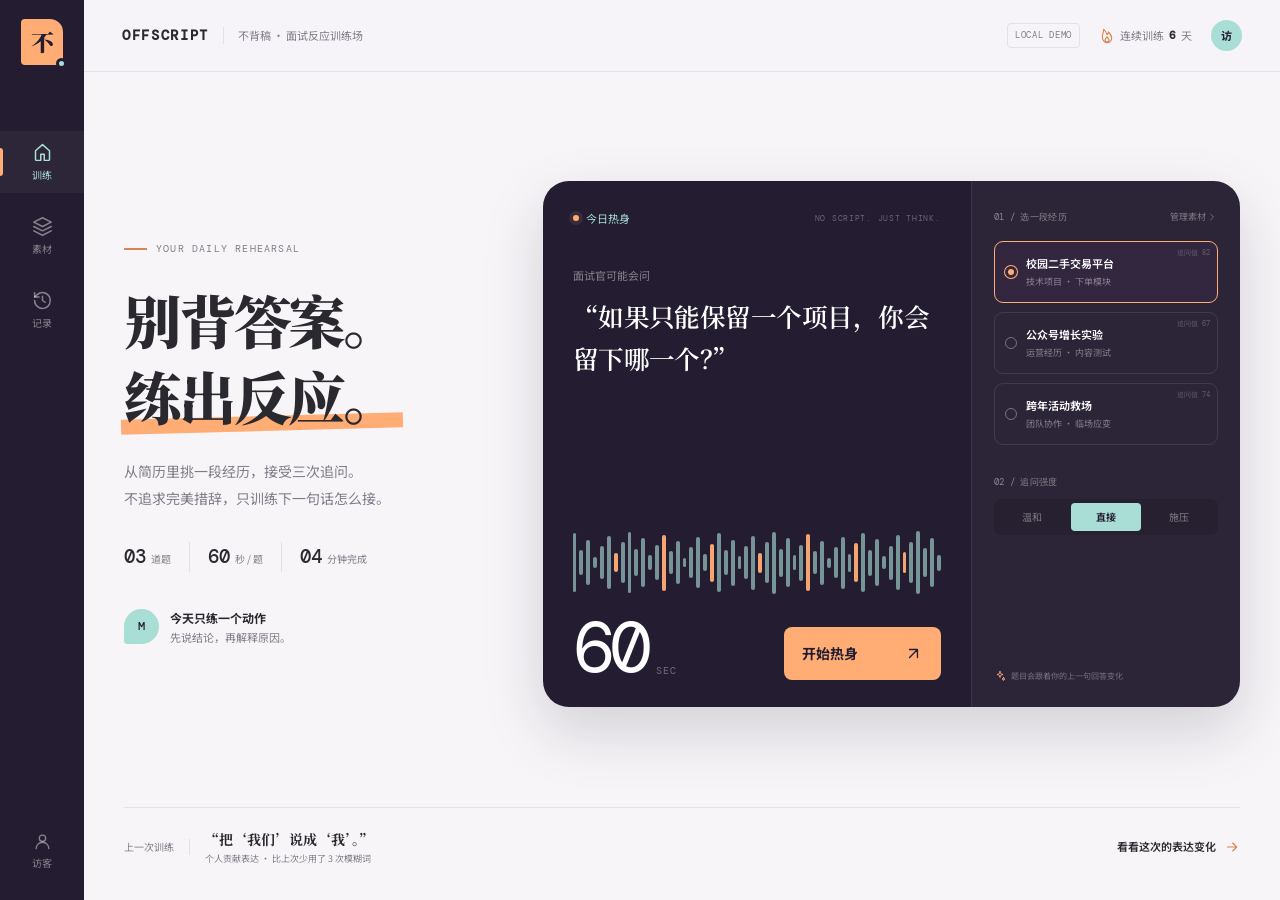
<file: web/index.html>
<!DOCTYPE html>
<html lang="zh-CN">
<head>
  <meta charset="UTF-8">
  <meta name="viewport" content="width=device-width, initial-scale=1.0">
  <meta name="description" content="不背稿 OFFSCRIPT：一场 60 秒面试反应训练。选择经历，接受追问，练出临场表达。">
  <title>不背稿 OFFSCRIPT · 面试反应训练场</title>
  <link rel="preconnect" href="https://fonts.googleapis.com">
  <link rel="preconnect" href="https://fonts.gstatic.com" crossorigin>
  <link href="https://fonts.googleapis.com/css2?family=DM+Mono:wght@400;500&family=Noto+Sans+SC:wght@400;500;600;700&family=Noto+Serif+SC:wght@600;700;900&display=swap" rel="stylesheet">
  <link rel="stylesheet" href="styles.css">
</head>
<body>
  <svg class="svg-sprite" aria-hidden="true">
    <symbol id="i-home" viewBox="0 0 24 24"><path d="M4 10 12 3l8 7v10a1 1 0 0 1-1 1h-5v-7h-4v7H5a1 1 0 0 1-1-1Z"/></symbol>
    <symbol id="i-layers" viewBox="0 0 24 24"><path d="m12 2 10 5-10 5L2 7Z"/><path d="m2 12 10 5 10-5M2 17l10 5 10-5"/></symbol>
    <symbol id="i-history" viewBox="0 0 24 24"><path d="M3 12a9 9 0 1 0 3-6.7L3 8"/><path d="M3 3v5h5M12 7v5l3 2"/></symbol>
    <symbol id="i-user" viewBox="0 0 24 24"><circle cx="12" cy="8" r="4"/><path d="M4 21a8 8 0 0 1 16 0"/></symbol>
    <symbol id="i-arrow" viewBox="0 0 24 24"><path d="M5 12h14m-6-6 6 6-6 6"/></symbol>
    <symbol id="i-arrow-up" viewBox="0 0 24 24"><path d="M7 17 17 7M7 7h10v10"/></symbol>
    <symbol id="i-play" viewBox="0 0 24 24"><path d="m8 5 11 7-11 7Z"/></symbol>
    <symbol id="i-flame" viewBox="0 0 24 24"><path d="M12 22c4 0 7-3 7-7 0-3-2-6-5-9 0 3-2 4-2 4s-1-5-5-8c0 5-2 7-2 11 0 5 3 9 7 9Z"/><path d="M9 18c0-2 2-3 3-5 1 2 3 3 3 5a3 3 0 0 1-6 0Z"/></symbol>
    <symbol id="i-check" viewBox="0 0 24 24"><path d="m5 12 4 4L19 6"/></symbol>
    <symbol id="i-mic" viewBox="0 0 24 24"><rect x="9" y="2" width="6" height="12" rx="3"/><path d="M5 10a7 7 0 0 0 14 0M12 17v5M8 22h8"/></symbol>
    <symbol id="i-keyboard" viewBox="0 0 24 24"><rect x="2" y="5" width="20" height="14" rx="2"/><path d="M6 9h.01M10 9h.01M14 9h.01M18 9h.01M6 13h.01M10 13h.01M14 13h.01M18 13h.01M7 16h10"/></symbol>
    <symbol id="i-spark" viewBox="0 0 24 24"><path d="m12 3 1.5 4.5L18 9l-4.5 1.5L12 15l-1.5-4.5L6 9l4.5-1.5L12 3ZM19 15l.8 2.2L22 18l-2.2.8L19 21l-.8-2.2L16 18l2.2-.8L19 15Z"/></symbol>
    <symbol id="i-pause" viewBox="0 0 24 24"><path d="M8 5v14M16 5v14"/></symbol>
    <symbol id="i-close" viewBox="0 0 24 24"><path d="m6 6 12 12M18 6 6 18"/></symbol>
    <symbol id="i-download" viewBox="0 0 24 24"><path d="M12 4v12m0 0 5-5m-5 5-5-5M5 20h14"/></symbol>
    <symbol id="i-chevron" viewBox="0 0 24 24"><path d="m9 18 6-6-6-6"/></symbol>
  </svg>

  <div class="app-shell">
    <aside class="side-rail">
      <button class="rail-logo" data-nav="lobby" aria-label="不背稿首页"><span>不</span><i></i></button>
      <nav class="rail-nav" aria-label="主导航">
        <button class="active" data-nav="lobby"><svg><use href="#i-home"/></svg><span>训练</span></button>
        <button data-nav="stories"><svg><use href="#i-layers"/></svg><span>素材</span></button>
        <button data-nav="records"><svg><use href="#i-history"/></svg><span>记录</span></button>
      </nav>
      <button class="rail-user" aria-label="本地演示用户"><svg><use href="#i-user"/></svg><span>访客</span></button>
    </aside>

    <div class="app-main">
      <header class="topbar">
        <div class="wordmark"><strong>OFFSCRIPT</strong><span>不背稿 · 面试反应训练场</span></div>
        <div class="topbar-right"><span class="demo-badge">LOCAL DEMO</span><span class="streak"><svg><use href="#i-flame"/></svg>连续训练 <strong>6</strong> 天</span><span class="top-avatar">访</span></div>
      </header>

      <main class="view lobby-view" id="lobbyView">
        <div class="lobby-grid">
          <section class="lobby-intro">
            <p class="overline"><span></span>YOUR DAILY REHEARSAL</p>
            <h1>别背答案。<br><em>练出反应。</em></h1>
            <p class="intro-copy">从简历里挑一段经历，接受三次追问。<br>不追求完美措辞，只训练下一句话怎么接。</p>
            <div class="session-spec"><span><strong>03</strong>道题</span><span><strong>60</strong>秒 / 题</span><span><strong>04</strong>分钟完成</span></div>
            <div class="coach-note"><span class="coach-mark">M</span><p><strong>今天只练一个动作</strong><br>先说结论，再解释原因。</p></div>
          </section>

          <section class="training-console" aria-labelledby="consoleTitle">
            <div class="console-main">
              <div class="console-topline"><span><i></i>今日热身</span><small>NO SCRIPT. JUST THINK.</small></div>
              <div class="question-preview"><p>面试官可能会问</p><h2 id="consoleTitle">“如果只能保留一个项目，<br>你会留下哪一个？”</h2></div>
              <div class="waveform lobby-wave" id="lobbyWave" aria-hidden="true"></div>
              <div class="console-bottom">
                <div class="big-timer">60<small>SEC</small></div>
                <button class="start-button" id="startSession"><span>开始热身</span><svg><use href="#i-arrow-up"/></svg></button>
              </div>
            </div>
            <aside class="story-picker">
              <div class="picker-heading"><span>01 / 选一段经历</span><button data-nav="stories">管理素材<svg><use href="#i-chevron"/></svg></button></div>
              <div class="story-options" id="storyOptions">
                <button class="story-option active" data-story="project"><span class="story-radio"></span><div><strong>校园二手交易平台</strong><p>技术项目 · 下单模块</p></div><span class="heat">追问值 82</span></button>
                <button class="story-option" data-story="growth"><span class="story-radio"></span><div><strong>公众号增长实验</strong><p>运营经历 · 内容测试</p></div><span class="heat">追问值 67</span></button>
                <button class="story-option" data-story="event"><span class="story-radio"></span><div><strong>跨年活动救场</strong><p>团队协作 · 临场应变</p></div><span class="heat">追问值 74</span></button>
              </div>
              <div class="intensity-picker"><span>02 / 追问强度</span><div><button data-intensity="gentle">温和</button><button class="active" data-intensity="direct">直接</button><button data-intensity="pressure">施压</button></div></div>
              <p class="picker-foot"><svg><use href="#i-spark"/></svg>题目会跟着你的上一句回答变化</p>
            </aside>
          </section>
        </div>
        <div class="lobby-bottom">
          <div class="last-rep"><span>上一次训练</span><strong>“把‘我们’说成‘我’。”</strong><p>个人贡献表达 · 比上次少用了 3 次模糊词</p></div>
          <button class="text-link" data-nav="records">看看这次的表达变化<svg><use href="#i-arrow"/></svg></button>
        </div>
      </main>

      <main class="view session-view" id="sessionView" hidden>
        <div class="session-topline"><button id="quitSession"><svg><use href="#i-close"/></svg>结束训练</button><div><span class="live-pill"><i></i>LIVE DRILL</span><span id="sessionStoryName">校园二手交易平台</span></div><button id="pauseTimer"><svg><use href="#i-pause"/></svg><span>暂停</span></button></div>
        <div class="session-grid">
          <section class="question-stage">
            <div class="question-meta"><span id="questionCounter">QUESTION 01 / 03</span><span id="questionKind">开场 · 讲清选择</span></div>
            <h1 id="liveQuestion">如果只能保留一个项目，你会留下哪一个？</h1>
            <div class="interviewer-line"><span class="ai-avatar"><i></i><b></b></span><div><strong>MOMO</strong><span>AI 面试官 · 正在听</span></div></div>
            <div class="answer-timer"><span id="timerValue">60</span><small>SECONDS</small><div class="timer-line"><i id="timerLine"></i></div></div>
            <div class="waveform session-wave" id="sessionWave" aria-hidden="true"></div>
            <div class="answer-panel">
              <div class="answer-toolbar"><span><svg><use href="#i-keyboard"/></svg>写下你的回答，或模拟语音输入</span><button id="sampleAnswer"><svg><use href="#i-spark"/></svg>给我一句示例</button></div>
              <textarea id="answerInput" placeholder="别组织完美答案。先说出你脑子里最先出现的那句话…"></textarea>
              <div class="answer-bottom"><span id="wordCount">0 字</span><div><button class="voice-button" id="voiceButton"><svg><use href="#i-mic"/></svg><span>模拟语音</span></button><button class="submit-answer" id="submitAnswer">完成这一题<svg><use href="#i-arrow"/></svg></button></div></div>
            </div>
            <p class="instant-feedback" id="instantFeedback" aria-live="polite"></p>
          </section>

          <aside class="follow-panel">
            <section class="follow-track"><div class="follow-heading"><span>追问轨道</span><small>FOLLOW THE ANSWER</small></div><ol id="followTrack"><li class="active"><span>01</span><div><strong>开场</strong><p>你的选择与结论</p></div></li><li><span>02</span><div><strong>细节</strong><p>过程与关键取舍</p></div></li><li><span>03</span><div><strong>挑战</strong><p>质疑下的临场反应</p></div></li></ol></section>
            <section class="live-analysis"><div class="follow-heading"><span>表达 X 光</span><small>LIVE</small></div><p id="analysisHint">先说一句明确结论，教练会在这里观察你的表达结构。</p><div class="analysis-checks"><span data-check="conclusion"><svg><use href="#i-check"/></svg>结论先行</span><span data-check="personal"><svg><use href="#i-check"/></svg>个人动作</span><span data-check="evidence"><svg><use href="#i-check"/></svg>结果证据</span></div><div class="answer-meter"><span><i id="answerMeter"></i></span><small>回答完整度</small></div></section>
            <div class="pressure-note"><span>本场规则</span><p id="pressureRule">直接追问，不评价口音，不替你说标准答案。</p></div>
          </aside>
        </div>
      </main>

      <main class="view result-view" id="resultView" hidden>
        <section class="result-hero">
          <div><p class="overline"><span></span>SESSION COMPLETE</p><h1 id="resultHeadline">这次，结论先说清了。</h1><p>不给你“表现不错”的空话。下面是你刚刚真正说出口的内容。</p></div>
          <div class="result-actions"><button class="button-light" id="exportResult"><svg><use href="#i-download"/></svg>保存训练卡</button><button class="button-dark" id="backLobby">返回大厅<svg><use href="#i-arrow"/></svg></button></div>
        </section>
        <div class="result-grid">
          <section class="xray-card">
            <div class="result-card-heading"><span>表达 X 光</span><small>本次训练 / <b id="resultStoryName">技术项目</b></small></div>
            <div class="xray-score"><strong id="xrayMainScore">78</strong><span>不是能力总分<br>只是这次回答的完整度</span></div>
            <div class="xray-bars" id="xrayBars"></div>
            <div class="final-wave waveform" id="resultWave" aria-hidden="true"></div>
            <p class="xray-caption">你的表达签名 · 每一次追问都会改变它</p>
          </section>
          <section class="transcript-card"><div class="result-card-heading"><span>三问三答</span><small>点击题目查看原话</small></div><div id="resultTranscript" class="result-transcript"></div></section>
          <aside class="next-rep-card"><span class="next-label">NEXT REP / 下一次</span><h2 id="nextRepTitle">把结果，放到过程前面。</h2><p id="nextRepCopy">你讲了技术选型和协作过程，但“为什么值得做”出现得太晚。下一次先用一句话说结果，再回头解释。</p><div class="next-example"><span>试着这样开场</span><p id="nextExample">“我把下单异常率降到了 3% 以下，最难的是保证重复点击时不重复写入。”</p></div><button id="trainAgain">同一段，再练一次<svg><use href="#i-arrow-up"/></svg></button><small>约 4 分钟 · 只换一个表达动作</small></aside>
        </div>
      </main>

      <main class="view stories-view" id="storiesView" hidden>
        <section class="library-heading"><div><p class="overline"><span></span>YOUR STORY BANK</p><h1>经历不是档案，<br>是可以反复使用的素材。</h1></div><p>每段经历只保留一个清晰动作。<br>点“开练”，把它带进今天的训练场。</p></section>
        <div class="story-library" id="storyLibrary"></div>
      </main>

      <main class="view records-view" id="recordsView" hidden>
        <section class="records-heading"><p class="overline"><span></span>YOUR REPS, NOT YOUR RANK</p><h1>不排名。只看下一次，<br>有没有比这一次更清楚。</h1></section>
        <div class="records-grid">
          <section class="week-card"><div class="result-card-heading"><span>本周训练节奏</span><small>4 次 / 17 分钟</small></div><div class="week-bars"><div><i style="height:24%"></i><span>一</span></div><div><i style="height:52%"></i><span>二</span></div><div><i style="height:38%"></i><span>三</span></div><div><i style="height:82%"></i><span>四</span></div><div><i style="height:64%"></i><span>五</span></div><div class="today"><i style="height:94%"></i><span>今</span></div><div><i style="height:8%"></i><span>日</span></div></div><p>最稳定的不是分数，是你开始每天留出 4 分钟。</p></section>
          <section class="record-list-card"><div class="result-card-heading"><span>最近训练</span><small>按时间倒序</small></div><div class="record-list" id="recordList"></div></section>
        </div>
      </main>
    </div>
  </div>

  <div class="toast" id="toast" role="status" aria-live="polite" hidden><svg><use href="#i-check"/></svg><span></span></div>
  <script src="app.js"></script>
</body>
</html>
</file>
<file: web/styles.css>
:root {
  --plum: #241d31;
  --plum-2: #332740;
  --plum-3: #493957;
  --apricot: #ffad75;
  --apricot-deep: #db8550;
  --ice: #a9ded7;
  --fog: #f7f5f8;
  --ink: #2b2930;
  --muted: #827b88;
  --line: #e5dfe7;
  --lavender: #c7b8ec;
  --white: #ffffff;
  --font-display: "Noto Serif SC", "Songti SC", serif;
  --font-body: "Noto Sans SC", "Microsoft YaHei", sans-serif;
  --font-mono: "DM Mono", "SFMono-Regular", Consolas, monospace;
}

* { box-sizing: border-box; margin: 0; padding: 0; }
html { scroll-behavior: smooth; }
body { min-width: 320px; min-height: 100vh; color: var(--ink); background: var(--fog); font-family: var(--font-body); font-size: 14px; line-height: 1.6; -webkit-font-smoothing: antialiased; }
button, textarea, input { font: inherit; }
button { color: inherit; cursor: pointer; }
button, a, textarea { -webkit-tap-highlight-color: transparent; }
button:focus-visible, a:focus-visible, textarea:focus-visible { outline: 3px solid rgba(255, 173, 117, .48); outline-offset: 3px; }
svg { width: 20px; height: 20px; fill: none; stroke: currentColor; stroke-width: 1.7; stroke-linecap: round; stroke-linejoin: round; flex-shrink: 0; }
[hidden] { display: none !important; }
.svg-sprite { position: absolute; width: 0; height: 0; overflow: hidden; }

.app-shell { min-height: 100vh; }
.side-rail { position: fixed; z-index: 50; inset: 0 auto 0 0; width: 84px; display: flex; flex-direction: column; align-items: center; background: var(--plum); color: #fff; }
.rail-logo { position: relative; width: 42px; height: 46px; display: grid; place-items: center; margin-top: 19px; color: var(--plum); background: var(--apricot); border: 0; border-radius: 4px 13px 4px 4px; }
.rail-logo span { font-family: var(--font-display); font-size: 23px; font-weight: 900; }
.rail-logo i { position: absolute; right: -4px; bottom: -4px; width: 11px; height: 11px; background: var(--ice); border: 3px solid var(--plum); border-radius: 50%; }
.rail-nav { display: flex; flex-direction: column; gap: 12px; width: 100%; margin-top: 66px; }
.rail-nav button, .rail-user { position: relative; width: 100%; height: 62px; display: flex; flex-direction: column; align-items: center; justify-content: center; gap: 4px; color: rgba(255, 255, 255, .45); background: transparent; border: 0; font-size: 10px; }
.rail-nav button svg { width: 21px; height: 21px; }
.rail-nav button::before { content: ""; position: absolute; left: 0; top: 17px; bottom: 17px; width: 3px; background: transparent; border-radius: 0 3px 3px 0; }
.rail-nav button:hover, .rail-nav button.active { color: var(--ice); background: rgba(255, 255, 255, .04); }
.rail-nav button.active::before { background: var(--apricot); }
.rail-user { margin-top: auto; margin-bottom: 18px; }
.rail-user svg { width: 19px; height: 19px; }
.app-main { min-height: 100vh; margin-left: 84px; }
.topbar { height: 72px; display: flex; align-items: center; justify-content: space-between; gap: 20px; padding: 0 38px; border-bottom: 1px solid var(--line); background: rgba(247, 245, 248, .94); }
.wordmark { display: flex; align-items: center; gap: 14px; }
.wordmark strong { font-family: var(--font-mono); font-size: 14px; letter-spacing: .12em; }
.wordmark span { padding-left: 14px; color: var(--muted); border-left: 1px solid var(--line); font-size: 11px; }
.topbar-right { display: flex; align-items: center; gap: 19px; }
.demo-badge { padding: 4px 7px; color: var(--muted); border: 1px solid var(--line); border-radius: 4px; font-family: var(--font-mono); font-size: 9px; letter-spacing: .08em; }
.streak { display: inline-flex; align-items: center; gap: 5px; color: var(--muted); font-size: 11px; }
.streak svg { width: 16px; height: 16px; color: var(--apricot-deep); }
.streak strong { color: var(--ink); font-family: var(--font-mono); }
.top-avatar { width: 31px; height: 31px; display: grid; place-items: center; color: var(--plum); background: var(--ice); border-radius: 50%; font-size: 11px; font-weight: 700; }
.view { max-width: 1660px; min-height: calc(100vh - 72px); margin: 0 auto; padding: 34px 40px; animation: viewIn .38s ease; }
@keyframes viewIn { from { opacity: 0; transform: translateY(7px); } to { opacity: 1; transform: translateY(0); } }

/* 训练大厅 */
.lobby-view { display: flex; flex-direction: column; }
.lobby-grid { flex: 1; display: grid; grid-template-columns: minmax(310px, .69fr) minmax(590px, 1.31fr); align-items: center; gap: clamp(30px, 4vw, 70px); }
.lobby-intro { padding: 20px 0; }
.overline { display: flex; align-items: center; gap: 9px; color: var(--muted); font-family: var(--font-mono); font-size: 10px; letter-spacing: .12em; }
.overline > span { width: 23px; height: 2px; background: var(--apricot-deep); }
.lobby-intro h1 { margin-top: 24px; font-family: var(--font-display); font-size: clamp(48px, 4.5vw, 72px); font-weight: 900; line-height: 1.32; letter-spacing: -.055em; }
.lobby-intro h1 em { position: relative; z-index: 0; font-style: normal; }
.lobby-intro h1 em::after { content: ""; position: absolute; z-index: -1; right: -5px; bottom: 5px; left: -3px; height: 15px; background: var(--apricot); transform: rotate(-1.5deg); }
.intro-copy { margin-top: 25px; color: var(--muted); font-size: 14px; line-height: 1.9; }
.session-spec { display: flex; gap: 0; margin-top: 30px; }
.session-spec > span { display: flex; align-items: baseline; gap: 5px; padding: 0 18px; color: var(--muted); border-left: 1px solid var(--line); font-size: 10px; }
.session-spec > span:first-child { padding-left: 0; border-left: 0; }
.session-spec strong { color: var(--ink); font-family: var(--font-mono); font-size: 19px; font-weight: 500; }
.coach-note { display: flex; align-items: center; gap: 11px; margin-top: 36px; }
.coach-mark { width: 35px; height: 35px; display: grid; place-items: center; flex-shrink: 0; color: var(--plum); background: var(--ice); border-radius: 50% 50% 50% 10%; font-family: var(--font-mono); font-size: 12px; font-weight: 500; }
.coach-note p { color: var(--muted); font-size: 11px; line-height: 1.65; }
.coach-note strong { color: var(--ink); font-size: 12px; }
.training-console { min-height: 526px; display: grid; grid-template-columns: minmax(0, 1.35fr) minmax(235px, .85fr); color: #fff; background: var(--plum); border-radius: 26px; box-shadow: 0 24px 60px rgba(36, 29, 49, .17); overflow: hidden; }
.console-main { min-width: 0; display: flex; flex-direction: column; padding: 29px 30px 27px; }
.console-topline { display: flex; align-items: center; justify-content: space-between; gap: 10px; }
.console-topline > span { display: inline-flex; align-items: center; gap: 7px; color: var(--ice); font-size: 11px; }
.console-topline i, .live-pill i { width: 6px; height: 6px; background: var(--apricot); border-radius: 50%; box-shadow: 0 0 0 4px rgba(255, 173, 117, .1); }
.console-topline small { color: rgba(255, 255, 255, .32); font-family: var(--font-mono); font-size: 8px; letter-spacing: .09em; }
.question-preview { margin-top: 40px; }
.question-preview p { color: rgba(255, 255, 255, .44); font-size: 11px; }
.question-preview h2 { margin-top: 10px; font-family: var(--font-display); font-size: clamp(22px, 2vw, 30px); font-weight: 600; line-height: 1.65; letter-spacing: -.02em; }
.waveform { display: flex; align-items: center; gap: 3px; overflow: hidden; }
.waveform span { width: 3px; height: var(--h, 30%); flex: 1 1 3px; max-width: 5px; min-height: 3px; background: var(--ice); border-radius: 4px; opacity: .62; transform-origin: center; transition: height .2s ease, opacity .2s ease; }
.waveform span:nth-child(7n) { background: var(--apricot); opacity: .95; }
.lobby-wave { height: 72px; margin: auto 0 18px; }
.console-bottom { display: flex; align-items: flex-end; justify-content: space-between; gap: 20px; }
.big-timer { display: flex; align-items: flex-end; gap: 9px; font-family: var(--font-mono); font-size: 70px; font-weight: 400; line-height: .9; letter-spacing: -.07em; }
.big-timer small { margin-bottom: 5px; color: rgba(255, 255, 255, .36); font-size: 10px; letter-spacing: .12em; }
.start-button { min-width: 157px; height: 53px; display: flex; align-items: center; justify-content: space-between; gap: 18px; padding: 0 18px; color: var(--plum); background: var(--apricot); border: 0; border-radius: 8px; font-weight: 700; transition: background .18s ease, transform .18s ease; }
.start-button:hover { background: #ffc093; transform: translateY(-2px); }
.start-button svg { width: 19px; height: 19px; transition: transform .18s ease; }
.start-button:hover svg { transform: translate(2px, -2px); }
.story-picker { display: flex; flex-direction: column; padding: 29px 22px 24px; background: rgba(255, 255, 255, .035); border-left: 1px solid rgba(255, 255, 255, .08); }
.picker-heading { display: flex; align-items: center; justify-content: space-between; gap: 6px; margin-bottom: 17px; }
.picker-heading > span, .intensity-picker > span { color: rgba(255, 255, 255, .45); font-family: var(--font-mono); font-size: 9px; letter-spacing: .04em; }
.picker-heading button { display: inline-flex; align-items: center; padding: 0; color: rgba(255, 255, 255, .38); background: transparent; border: 0; font-size: 9px; }
.picker-heading button svg { width: 12px; height: 12px; }
.story-options { display: flex; flex-direction: column; gap: 9px; }
.story-option { position: relative; display: flex; align-items: center; gap: 9px; min-width: 0; padding: 13px 10px; text-align: left; color: #fff; background: transparent; border: 1px solid rgba(255, 255, 255, .1); border-radius: 9px; transition: border-color .18s ease, background .18s ease; }
.story-option:hover { background: rgba(255, 255, 255, .04); }
.story-option.active { background: var(--plum-2); border-color: var(--apricot); }
.story-radio { width: 12px; height: 12px; flex-shrink: 0; border: 1px solid rgba(255, 255, 255, .35); border-radius: 50%; }
.story-option.active .story-radio { border: 3px solid var(--plum-2); background: var(--apricot); box-shadow: 0 0 0 1px var(--apricot); }
.story-option > div { min-width: 0; flex: 1; }
.story-option strong { display: block; overflow: hidden; font-size: 11px; font-weight: 600; text-overflow: ellipsis; white-space: nowrap; }
.story-option p { margin-top: 2px; color: rgba(255, 255, 255, .42); font-size: 9px; }
.heat { position: absolute; top: 5px; right: 7px; color: rgba(255, 255, 255, .26); font-family: var(--font-mono); font-size: 7px; }
.intensity-picker { margin-top: 23px; }
.intensity-picker > div { display: grid; grid-template-columns: repeat(3, 1fr); gap: 4px; margin-top: 9px; padding: 4px; background: rgba(0, 0, 0, .14); border-radius: 7px; }
.intensity-picker button { padding: 6px 3px; color: rgba(255, 255, 255, .4); background: transparent; border: 0; border-radius: 4px; font-size: 10px; }
.intensity-picker button.active { color: var(--plum); background: var(--ice); font-weight: 600; }
.picker-foot { display: flex; align-items: center; gap: 5px; margin-top: auto; padding-top: 18px; color: rgba(255, 255, 255, .35); font-size: 8px; }
.picker-foot svg { width: 12px; height: 12px; color: var(--apricot); }
.lobby-bottom { display: flex; align-items: center; justify-content: space-between; gap: 25px; margin-top: 26px; padding-top: 20px; border-top: 1px solid var(--line); }
.last-rep { display: grid; grid-template-columns: auto auto; align-items: center; gap: 1px 15px; }
.last-rep > span { grid-row: span 2; padding-right: 15px; color: var(--muted); border-right: 1px solid var(--line); font-size: 10px; }
.last-rep strong { font-family: var(--font-display); font-size: 14px; }
.last-rep p { color: var(--muted); font-size: 9px; }
.text-link { display: inline-flex; align-items: center; gap: 8px; padding: 0; background: transparent; border: 0; font-size: 11px; font-weight: 600; }
.text-link svg { width: 16px; height: 16px; color: var(--apricot-deep); }

/* 训练进行页 */
.session-view { max-width: 1540px; padding-top: 22px; }
.session-topline { display: flex; align-items: center; justify-content: space-between; gap: 15px; margin-bottom: 20px; }
.session-topline > button { display: inline-flex; align-items: center; gap: 5px; padding: 6px 0; color: var(--muted); background: transparent; border: 0; font-size: 10px; }
.session-topline > button svg { width: 14px; height: 14px; }
.session-topline > div { display: flex; align-items: center; gap: 11px; color: var(--muted); font-size: 10px; }
.live-pill { display: inline-flex; align-items: center; gap: 6px; padding: 4px 8px; color: var(--plum); background: #efe9f2; border-radius: 4px; font-family: var(--font-mono); font-size: 9px; }
.session-grid { display: grid; grid-template-columns: minmax(0, 1fr) 315px; gap: 20px; }
.question-stage { min-width: 0; padding: 30px 34px 27px; color: #fff; background: var(--plum); border-radius: 24px; box-shadow: 0 20px 50px rgba(36, 29, 49, .13); }
.question-meta { display: flex; align-items: center; justify-content: space-between; color: rgba(255, 255, 255, .4); font-family: var(--font-mono); font-size: 9px; letter-spacing: .08em; }
.question-meta span:last-child { color: var(--ice); font-family: var(--font-body); letter-spacing: 0; }
.question-stage > h1 { max-width: 850px; min-height: 112px; margin-top: 24px; font-family: var(--font-display); font-size: clamp(27px, 2.8vw, 42px); font-weight: 600; line-height: 1.55; letter-spacing: -.025em; }
.interviewer-line { display: flex; align-items: center; gap: 9px; margin-top: 15px; }
.ai-avatar { position: relative; width: 34px; height: 34px; display: block; background: var(--plum-3); border: 1px solid rgba(255, 255, 255, .12); border-radius: 50%; }
.ai-avatar::before { content: ""; position: absolute; width: 8px; height: 8px; top: 8px; left: 8px; background: var(--ice); border-radius: 50%; box-shadow: 10px 0 0 var(--ice); }
.ai-avatar i { position: absolute; width: 14px; height: 6px; bottom: 6px; left: 9px; border-bottom: 2px solid var(--apricot); border-radius: 50%; }
.interviewer-line > div { display: flex; flex-direction: column; }
.interviewer-line strong { font-family: var(--font-mono); font-size: 10px; letter-spacing: .1em; }
.interviewer-line div span { color: rgba(255, 255, 255, .38); font-size: 8px; }
.answer-timer { position: relative; display: flex; align-items: flex-end; gap: 12px; margin-top: 16px; }
.answer-timer > span { font-family: var(--font-mono); font-size: 72px; line-height: 1; letter-spacing: -.07em; }
.answer-timer > small { margin-bottom: 9px; color: rgba(255, 255, 255, .32); font-family: var(--font-mono); font-size: 9px; letter-spacing: .12em; }
.timer-line { position: absolute; right: 0; bottom: 10px; left: 155px; height: 2px; background: rgba(255, 255, 255, .1); }
.timer-line i { display: block; width: 100%; height: 100%; background: var(--apricot); transition: width 1s linear; }
.answer-timer.urgent > span { color: var(--apricot); }
.session-wave { height: 55px; margin: 3px 0 17px; }
.session-wave.playing span { animation: wavePulse .8s ease-in-out infinite alternate; animation-delay: var(--d, 0s); }
@keyframes wavePulse { from { transform: scaleY(.55); opacity: .35; } to { transform: scaleY(1.15); opacity: .95; } }
.answer-panel { color: var(--ink); background: var(--fog); border-radius: 12px; overflow: hidden; }
.answer-toolbar { display: flex; align-items: center; justify-content: space-between; gap: 10px; padding: 10px 13px; border-bottom: 1px solid var(--line); }
.answer-toolbar > span, .answer-toolbar button { display: inline-flex; align-items: center; gap: 5px; color: var(--muted); font-size: 9px; }
.answer-toolbar svg { width: 13px; height: 13px; }
.answer-toolbar button { padding: 0; color: var(--plum-3); background: transparent; border: 0; font-weight: 600; }
.answer-panel textarea { width: 100%; min-height: 104px; padding: 15px; resize: vertical; color: var(--ink); background: transparent; border: 0; outline: 0; font-size: 13px; line-height: 1.85; }
.answer-panel textarea::placeholder { color: #aaa2ae; }
.answer-bottom { display: flex; align-items: center; justify-content: space-between; gap: 10px; padding: 9px 11px 11px 14px; }
.answer-bottom > span { color: var(--muted); font-family: var(--font-mono); font-size: 9px; }
.answer-bottom > div { display: flex; gap: 7px; }
.voice-button, .submit-answer { height: 38px; display: inline-flex; align-items: center; justify-content: center; gap: 6px; padding: 0 12px; border-radius: 7px; font-size: 10px; font-weight: 600; }
.voice-button { color: var(--plum); background: transparent; border: 1px solid #d7ceda; }
.voice-button.active { color: var(--plum); background: var(--ice); border-color: var(--ice); }
.submit-answer { color: var(--plum); background: var(--apricot); border: 1px solid var(--apricot); }
.submit-answer:hover { background: #ffc093; }
.voice-button svg, .submit-answer svg { width: 14px; height: 14px; }
.instant-feedback { min-height: 18px; margin-top: 10px; color: var(--ice); font-size: 10px; }
.follow-panel { display: flex; flex-direction: column; gap: 13px; }
.follow-track, .live-analysis { padding: 20px; background: #fff; border: 1px solid var(--line); border-radius: 16px; }
.follow-heading { display: flex; align-items: center; justify-content: space-between; gap: 8px; }
.follow-heading > span { font-weight: 700; font-size: 12px; }
.follow-heading small { color: var(--muted); font-family: var(--font-mono); font-size: 7px; letter-spacing: .08em; }
.follow-track ol { margin-top: 18px; list-style: none; }
.follow-track li { position: relative; display: flex; gap: 11px; min-height: 72px; color: var(--muted); }
.follow-track li:not(:last-child)::after { content: ""; position: absolute; top: 27px; bottom: 0; left: 13px; width: 1px; background: var(--line); }
.follow-track li > span { position: relative; z-index: 1; width: 27px; height: 27px; display: grid; place-items: center; flex-shrink: 0; background: var(--fog); border: 1px solid var(--line); border-radius: 50%; font-family: var(--font-mono); font-size: 8px; }
.follow-track li strong { font-size: 11px; }
.follow-track li p { margin-top: 2px; font-size: 9px; }
.follow-track li.active { color: var(--plum); }
.follow-track li.active > span { color: var(--plum); background: var(--apricot); border-color: var(--apricot); box-shadow: 0 0 0 4px rgba(255, 173, 117, .14); }
.follow-track li.done > span { color: var(--plum); background: var(--ice); border-color: var(--ice); }
.live-analysis { background: #edf7f5; border-color: #d7ebe7; }
.live-analysis > p { min-height: 57px; margin-top: 13px; color: #647b78; font-size: 10px; line-height: 1.8; }
.analysis-checks { display: flex; flex-direction: column; gap: 7px; margin-top: 12px; }
.analysis-checks span { display: flex; align-items: center; gap: 6px; color: #9aa9a6; font-size: 10px; }
.analysis-checks svg { width: 14px; height: 14px; padding: 2px; background: rgba(0, 0, 0, .05); border-radius: 50%; }
.analysis-checks span.hit { color: #236d61; font-weight: 600; }
.analysis-checks span.hit svg { color: var(--plum); background: var(--ice); }
.answer-meter { margin-top: 16px; }
.answer-meter > span { display: block; height: 4px; background: rgba(36, 29, 49, .08); border-radius: 4px; overflow: hidden; }
.answer-meter i { display: block; width: 0; height: 100%; background: var(--plum-3); transition: width .3s ease; }
.answer-meter small { display: block; margin-top: 5px; color: #82928f; font-size: 8px; }
.pressure-note { margin-top: auto; padding: 14px 17px; border: 1px dashed #d9cfdd; border-radius: 12px; }
.pressure-note span { color: var(--muted); font-family: var(--font-mono); font-size: 8px; }
.pressure-note p { margin-top: 4px; color: var(--muted); font-size: 9px; }

/* 训练结果 */
.result-view { padding-top: 42px; }
.result-hero { display: flex; align-items: flex-end; justify-content: space-between; gap: 30px; }
.result-hero h1 { margin-top: 15px; font-family: var(--font-display); font-size: clamp(31px, 3vw, 46px); line-height: 1.45; letter-spacing: -.035em; }
.result-hero > div:first-child > p:last-child { margin-top: 9px; color: var(--muted); font-size: 12px; }
.result-actions { display: flex; gap: 8px; }
.button-light, .button-dark { height: 41px; display: inline-flex; align-items: center; gap: 6px; padding: 0 13px; border-radius: 7px; font-size: 10px; font-weight: 600; }
.button-light { background: #fff; border: 1px solid var(--line); }
.button-dark { color: #fff; background: var(--plum); border: 1px solid var(--plum); }
.button-light svg, .button-dark svg { width: 14px; height: 14px; }
.result-grid { display: grid; grid-template-columns: .85fr 1.25fr .9fr; gap: 18px; margin-top: 32px; }
.xray-card, .transcript-card, .next-rep-card { min-height: 510px; padding: 24px; border-radius: 20px; }
.xray-card { color: #fff; background: var(--plum); }
.result-card-heading { display: flex; align-items: center; justify-content: space-between; gap: 8px; }
.result-card-heading > span { font-size: 12px; font-weight: 700; }
.result-card-heading small { color: var(--muted); font-size: 8px; }
.xray-card .result-card-heading small { color: rgba(255, 255, 255, .38); }
.xray-card .result-card-heading b { color: var(--ice); font-weight: 500; }
.xray-score { display: flex; align-items: flex-end; gap: 14px; margin-top: 27px; }
.xray-score strong { font-family: var(--font-mono); font-size: 67px; font-weight: 400; line-height: 1; letter-spacing: -.06em; }
.xray-score span { margin-bottom: 4px; color: rgba(255, 255, 255, .4); font-size: 8px; line-height: 1.6; }
.xray-bars { display: flex; flex-direction: column; gap: 15px; margin-top: 28px; }
.xray-row { display: grid; grid-template-columns: 52px 1fr 25px; align-items: center; gap: 9px; }
.xray-row > span { color: rgba(255, 255, 255, .58); font-size: 9px; }
.xray-row > div { height: 5px; background: rgba(255, 255, 255, .1); border-radius: 4px; }
.xray-row i { display: block; height: 100%; background: var(--ice); border-radius: 4px; }
.xray-row:nth-child(3) i { background: var(--apricot); }
.xray-row strong { font-family: var(--font-mono); font-size: 10px; font-weight: 400; }
.final-wave { height: 72px; margin-top: 29px; }
.xray-caption { margin-top: 7px; color: rgba(255, 255, 255, .32); font-size: 8px; text-align: center; }
.transcript-card { background: #fff; border: 1px solid var(--line); }
.result-transcript { margin-top: 16px; }
.transcript-item { border-top: 1px solid var(--line); }
.transcript-item > button { width: 100%; display: flex; align-items: center; gap: 10px; padding: 16px 0; text-align: left; background: transparent; border: 0; }
.transcript-item > button > span { width: 27px; height: 27px; display: grid; place-items: center; flex-shrink: 0; color: var(--plum); background: #eee8f1; border-radius: 50%; font-family: var(--font-mono); font-size: 8px; }
.transcript-item > button > div { min-width: 0; flex: 1; }
.transcript-item strong { display: block; overflow: hidden; font-size: 11px; text-overflow: ellipsis; white-space: nowrap; }
.transcript-item p { margin-top: 2px; color: var(--muted); font-size: 8px; }
.transcript-item > button > svg { width: 13px; height: 13px; color: var(--muted); transition: transform .2s ease; }
.transcript-item.open > button > svg { transform: rotate(90deg); }
.transcript-detail { display: none; padding: 0 0 16px 37px; }
.transcript-item.open .transcript-detail { display: block; }
.transcript-detail blockquote { padding: 10px 12px; color: var(--plum-3); background: var(--fog); border-left: 2px solid var(--apricot); font-size: 10px; line-height: 1.8; }
.transcript-detail p { margin-top: 8px; color: var(--muted); font-size: 9px; }
.transcript-detail strong { color: var(--ink); }
.next-rep-card { display: flex; flex-direction: column; color: var(--plum); background: var(--apricot); }
.next-label { font-family: var(--font-mono); font-size: 9px; letter-spacing: .1em; }
.next-rep-card h2 { margin-top: 23px; font-family: var(--font-display); font-size: 26px; line-height: 1.55; }
.next-rep-card > p { margin-top: 13px; font-size: 11px; line-height: 1.9; }
.next-example { margin-top: 23px; padding-top: 16px; border-top: 1px solid rgba(36, 29, 49, .17); }
.next-example span { font-size: 9px; font-weight: 700; }
.next-example p { margin-top: 7px; font-family: var(--font-display); font-size: 12px; line-height: 1.8; }
.next-rep-card > button { height: 45px; display: flex; align-items: center; justify-content: space-between; margin-top: auto; padding: 0 14px; color: #fff; background: var(--plum); border: 0; border-radius: 7px; font-size: 11px; font-weight: 600; }
.next-rep-card > button svg { width: 16px; height: 16px; }
.next-rep-card > small { margin-top: 8px; font-size: 8px; text-align: center; }

/* 素材库 */
.library-heading { display: flex; align-items: flex-end; justify-content: space-between; gap: 30px; padding: 25px 0 34px; }
.library-heading h1, .records-heading h1 { margin-top: 17px; font-family: var(--font-display); font-size: clamp(31px, 3.2vw, 48px); line-height: 1.5; letter-spacing: -.035em; }
.library-heading > p { padding-bottom: 8px; color: var(--muted); font-size: 12px; line-height: 1.9; }
.story-library { display: grid; grid-template-columns: repeat(3, 1fr); gap: 18px; }
.library-card { position: relative; min-height: 350px; display: flex; flex-direction: column; padding: 24px; background: #fff; border: 1px solid var(--line); border-radius: 18px; overflow: hidden; }
.library-card::before { content: ""; position: absolute; top: 0; right: 0; left: 0; height: 5px; background: var(--ice); }
.library-card:nth-child(2)::before { background: var(--apricot); }
.library-card:nth-child(3)::before { background: var(--lavender); }
.library-card-top { display: flex; align-items: center; justify-content: space-between; }
.library-card-top > span { color: var(--muted); font-family: var(--font-mono); font-size: 9px; }
.library-card-top small { padding: 3px 7px; color: var(--plum); background: #edf7f5; border-radius: 4px; font-size: 8px; }
.library-card h2 { margin-top: 26px; font-family: var(--font-display); font-size: 22px; }
.library-card > p { margin-top: 11px; color: var(--muted); font-size: 11px; line-height: 1.85; }
.library-tags { display: flex; flex-wrap: wrap; gap: 5px; margin-top: 16px; }
.library-tags span { padding: 3px 7px; color: var(--muted); background: var(--fog); border-radius: 4px; font-size: 8px; }
.heat-meter { margin-top: 23px; }
.heat-meter > div { display: flex; justify-content: space-between; color: var(--muted); font-size: 8px; }
.heat-meter > span { display: block; height: 4px; margin-top: 7px; background: var(--fog); border-radius: 4px; }
.heat-meter i { display: block; height: 100%; background: var(--plum-3); border-radius: 4px; }
.library-card > button { height: 40px; display: flex; align-items: center; justify-content: space-between; margin-top: auto; padding: 0 12px; color: var(--plum); background: transparent; border: 1px solid #d9d0dc; border-radius: 7px; font-size: 10px; font-weight: 600; }
.library-card > button:hover { background: var(--plum); color: #fff; border-color: var(--plum); }
.library-card > button svg { width: 15px; height: 15px; }

/* 记录 */
.records-heading { padding: 25px 0 34px; }
.records-grid { display: grid; grid-template-columns: .8fr 1.2fr; gap: 20px; }
.week-card, .record-list-card { min-height: 390px; padding: 25px; background: #fff; border: 1px solid var(--line); border-radius: 18px; }
.week-bars { height: 220px; display: flex; align-items: flex-end; gap: 13px; margin-top: 30px; padding-bottom: 25px; border-bottom: 1px solid var(--line); }
.week-bars > div { position: relative; height: 100%; flex: 1; display: flex; align-items: flex-end; }
.week-bars i { width: 100%; display: block; background: #ddd4e2; border-radius: 4px 4px 0 0; }
.week-bars .today i { background: var(--apricot); }
.week-bars span { position: absolute; bottom: -22px; width: 100%; color: var(--muted); font-size: 9px; text-align: center; }
.week-card > p { margin-top: 23px; color: var(--muted); font-size: 10px; }
.record-list { margin-top: 15px; }
.record-item { display: flex; align-items: center; gap: 13px; padding: 17px 0; border-top: 1px solid var(--line); }
.record-date { width: 45px; flex-shrink: 0; text-align: center; }
.record-date strong { display: block; font-family: var(--font-mono); font-size: 20px; font-weight: 400; line-height: 1.2; }
.record-date span { color: var(--muted); font-size: 8px; }
.record-item > div:nth-child(2) { min-width: 0; flex: 1; }
.record-item h3 { font-size: 11px; }
.record-item p { margin-top: 3px; color: var(--muted); font-size: 9px; }
.record-result { text-align: right; }
.record-result strong { display: block; color: var(--plum-3); font-family: var(--font-mono); font-size: 15px; font-weight: 500; }
.record-result span { color: var(--muted); font-size: 8px; }

.toast { position: fixed; z-index: 100; right: 24px; bottom: 24px; display: flex; align-items: center; gap: 8px; max-width: min(380px, calc(100vw - 32px)); padding: 12px 16px; color: #fff; background: var(--plum); border: 1px solid rgba(255, 255, 255, .12); border-radius: 9px; box-shadow: 0 15px 35px rgba(36, 29, 49, .2); font-size: 11px; animation: toastIn .25s ease; }
.toast svg { width: 15px; height: 15px; color: var(--ice); }
@keyframes toastIn { from { opacity: 0; transform: translateY(8px); } to { opacity: 1; transform: translateY(0); } }

@media (min-width: 1500px) {
  .view { padding-right: 52px; padding-left: 52px; }
  .training-console { min-height: 570px; }
  .console-main { padding: 34px 36px 30px; }
  .question-preview { margin-top: 50px; }
  .story-picker { padding: 34px 26px 27px; }
}

@media (max-width: 1180px) {
  .view { padding: 28px; }
  .lobby-grid { grid-template-columns: 1fr; gap: 24px; }
  .lobby-intro { display: grid; grid-template-columns: 1fr 1fr; column-gap: 35px; padding: 12px 0 0; }
  .lobby-intro .overline, .lobby-intro h1 { grid-column: 1; }
  .lobby-intro h1 { margin-top: 14px; font-size: 49px; }
  .intro-copy { grid-column: 2; grid-row: 2; margin-top: 19px; }
  .session-spec { grid-column: 1; margin-top: 18px; }
  .coach-note { grid-column: 2; grid-row: 3; margin-top: 18px; }
  .training-console { min-height: 500px; }
  .session-grid { grid-template-columns: 1fr; }
  .follow-panel { display: grid; grid-template-columns: 1fr 1fr; }
  .pressure-note { grid-column: 1 / -1; }
  .follow-track ol { display: grid; grid-template-columns: repeat(3, 1fr); }
  .follow-track li { min-height: 55px; }
  .follow-track li:not(:last-child)::after { top: 13px; right: 0; bottom: auto; left: 28px; width: calc(100% - 28px); height: 1px; }
  .result-grid { grid-template-columns: 1fr 1fr; }
  .next-rep-card { grid-column: 1 / -1; min-height: 360px; }
  .story-library { grid-template-columns: 1fr 1fr; }
}

@media (max-width: 760px) {
  .side-rail { inset: auto 0 0 0; width: 100%; height: 66px; flex-direction: row; justify-content: center; border-top: 1px solid rgba(255, 255, 255, .08); }
  .rail-logo, .rail-user { display: none; }
  .rail-nav { width: 100%; height: 100%; flex-direction: row; justify-content: space-around; gap: 0; margin: 0; }
  .rail-nav button { width: 33.333%; height: 100%; }
  .rail-nav button::before { inset: auto 30% 0; width: 40%; height: 3px; }
  .app-main { margin-left: 0; padding-bottom: 66px; }
  .topbar { height: 61px; padding: 0 17px; }
  .wordmark { gap: 8px; }
  .wordmark strong { font-size: 12px; }
  .wordmark span { display: none; }
  .topbar-right { gap: 10px; }
  .demo-badge { display: none; }
  .streak { font-size: 9px; }
  .view { min-height: calc(100vh - 127px); padding: 22px 16px; }
  .lobby-intro { display: block; padding: 7px 2px 0; }
  .lobby-intro h1 { margin-top: 17px; font-size: 47px; }
  .intro-copy { margin-top: 20px; font-size: 12px; }
  .session-spec { margin-top: 22px; }
  .session-spec > span { padding: 0 11px; }
  .session-spec strong { font-size: 16px; }
  .coach-note { margin-top: 24px; }
  .training-console { grid-template-columns: 1fr; min-height: 0; border-radius: 20px; }
  .console-main { min-height: 450px; padding: 24px 21px; }
  .question-preview { margin-top: 35px; }
  .question-preview h2 { font-size: 24px; }
  .console-topline small { display: none; }
  .big-timer { font-size: 61px; }
  .start-button { min-width: 143px; height: 49px; }
  .story-picker { padding: 22px 20px; border-top: 1px solid rgba(255, 255, 255, .08); border-left: 0; }
  .picker-foot { margin-top: 16px; }
  .lobby-bottom { align-items: flex-start; flex-direction: column; margin-top: 20px; }
  .last-rep { grid-template-columns: 1fr; gap: 4px; }
  .last-rep > span { grid-row: auto; padding: 0; border: 0; }
  .session-topline > div > span:last-child { display: none; }
  .session-grid { gap: 13px; }
  .question-stage { padding: 23px 19px; border-radius: 19px; }
  .question-stage > h1 { min-height: 120px; margin-top: 18px; font-size: 28px; }
  .answer-timer > span { font-size: 62px; }
  .answer-toolbar > span { max-width: 170px; }
  .answer-toolbar button { white-space: nowrap; }
  .answer-bottom { align-items: flex-end; }
  .answer-bottom > div { flex-direction: column-reverse; }
  .voice-button, .submit-answer { height: 35px; }
  .follow-panel { display: flex; }
  .follow-track ol { display: block; }
  .follow-track li { min-height: 67px; }
  .follow-track li:not(:last-child)::after { top: 27px; right: auto; bottom: 0; left: 13px; width: 1px; height: auto; }
  .result-hero { align-items: flex-start; flex-direction: column; }
  .result-actions { width: 100%; }
  .result-actions button { flex: 1; justify-content: center; }
  .result-grid { grid-template-columns: 1fr; }
  .xray-card, .transcript-card, .next-rep-card { min-height: 0; }
  .xray-card { min-height: 500px; }
  .next-rep-card { min-height: 430px; }
  .library-heading { align-items: flex-start; flex-direction: column; padding-top: 10px; }
  .story-library, .records-grid { grid-template-columns: 1fr; }
  .library-card { min-height: 330px; }
  .toast { right: 16px; bottom: 82px; left: 16px; }
}

@media (prefers-reduced-motion: reduce) {
  *, *::before, *::after { scroll-behavior: auto !important; animation-duration: .01ms !important; animation-iteration-count: 1 !important; transition-duration: .01ms !important; }
}
</file>
